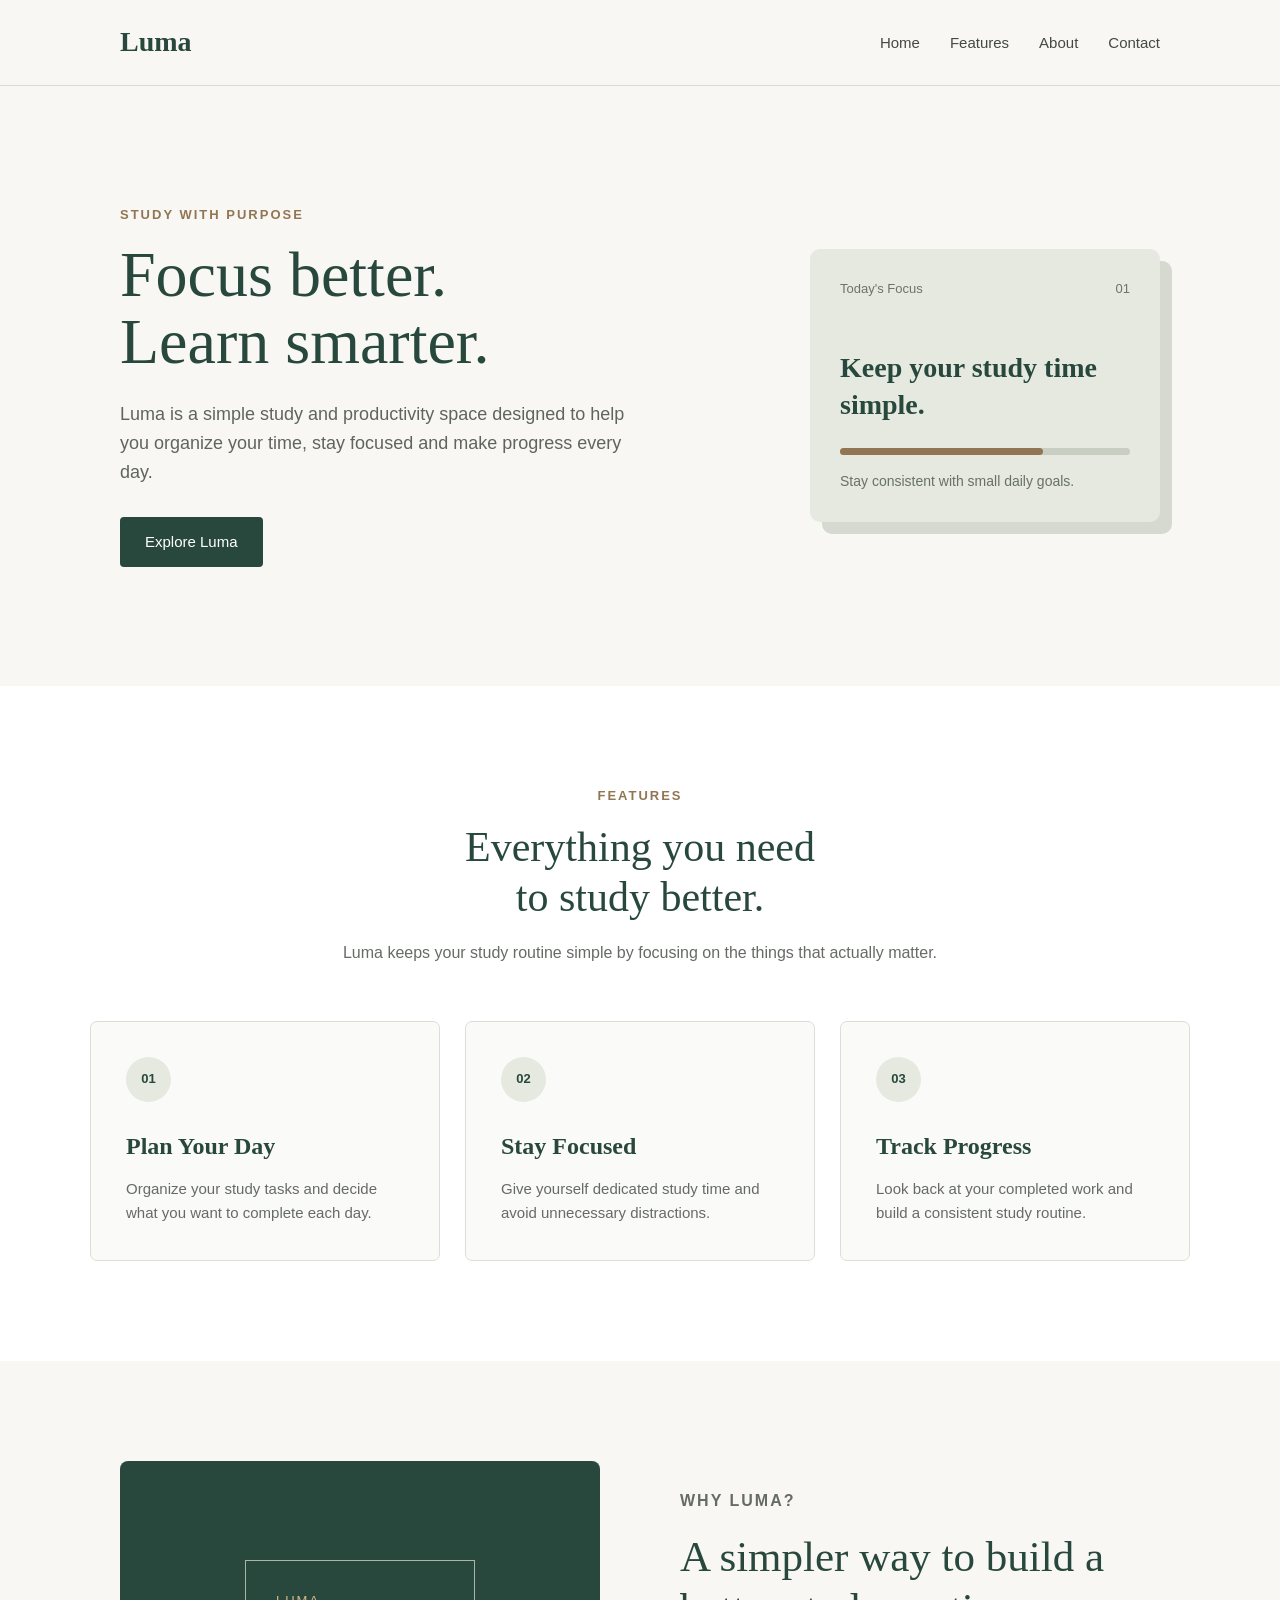
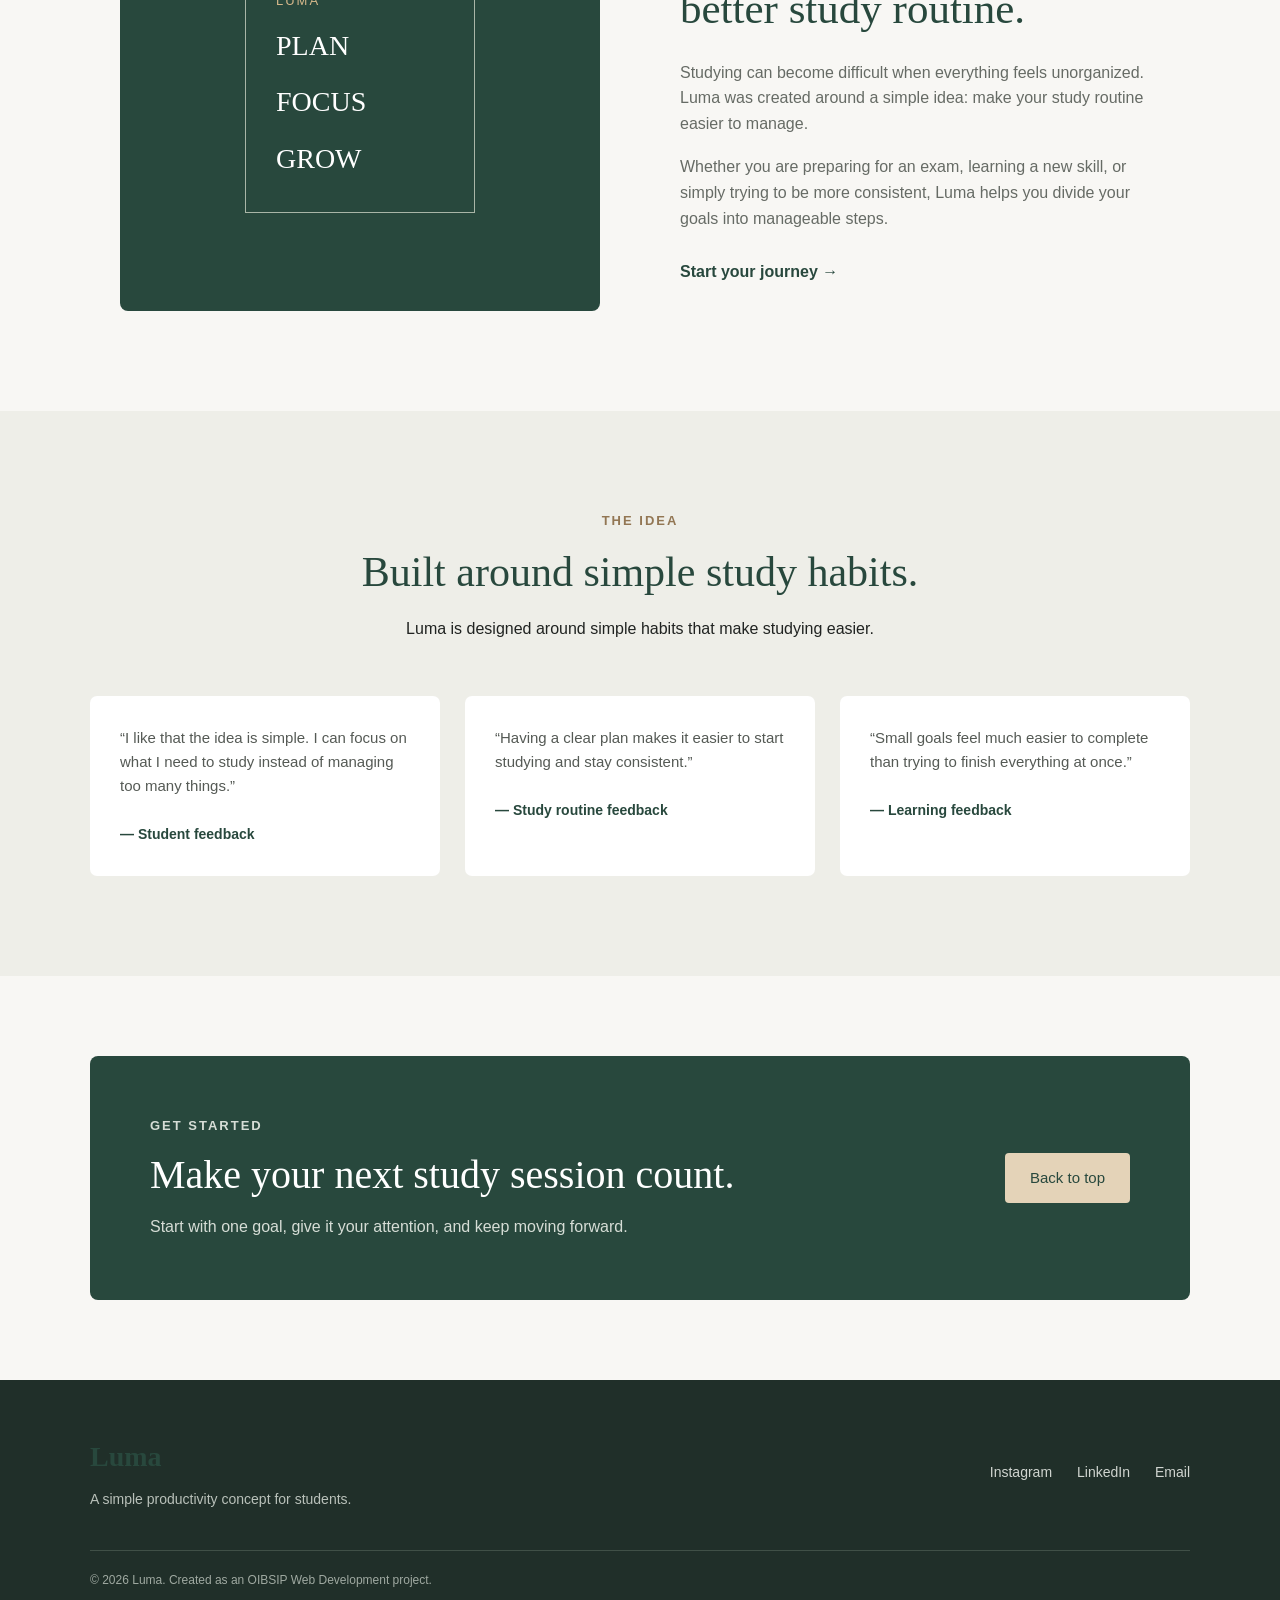
<file: Level-1/Task-1-Landing-Page/index.html>
<!DOCTYPE html>
<html lang="en">

<head>
    <meta charset="UTF-8">
    <meta name="viewport" content="width=device-width, initial-scale=1.0">

    <title>Luma - Study & Productivity</title>

    <link rel="stylesheet" href="style.css">
</head>

<body>

    <!-- Navigation -->
    <header class="header">
        <nav class="navbar">

            <h2 class="logo">Luma</h2>

            <ul class="nav-links">
                <li><a href="#home">Home</a></li>
                <li><a href="#features">Features</a></li>
                <li><a href="#about">About</a></li>
                <li><a href="#contact">Contact</a></li>
            </ul>

        </nav>
    </header>


    <!-- Hero Section -->
    <section class="hero" id="home">

        <div class="hero-content">

            <p class="small-heading">STUDY WITH PURPOSE</p>

            <h1>Focus better.<br>Learn smarter.</h1>

            <p class="hero-text">
                Luma is a simple study and productivity space
                designed to help you organize your time,
                stay focused and make progress every day.
            </p>

            <a href="#features" class="button">Explore Luma</a>

        </div>

        <div class="hero-card">

            <div class="card-top">
                <span>Today's Focus</span>
                <span>01</span>
            </div>

            <h3>Keep your study time simple.</h3>

            <div class="progress">
                <div class="progress-bar"></div>
            </div>

            <p>Stay consistent with small daily goals.</p>

        </div>

    </section>


    <!-- Features Section -->
    <section class="features" id="features">

        <div class="section-heading">
            <p class="small-heading">FEATURES</p>

            <h2>Everything you need<br>to study better.</h2>

            <p>
                Luma keeps your study routine simple by focusing
                on the things that actually matter.
            </p>
        </div>


        <div class="feature-container">

            <div class="feature-box">
                <div class="icon">01</div>

                <h3>Plan Your Day</h3>

                <p>
                    Organize your study tasks and decide
                    what you want to complete each day.
                </p>
            </div>


            <div class="feature-box">
                <div class="icon">02</div>

                <h3>Stay Focused</h3>

                <p>
                    Give yourself dedicated study time
                    and avoid unnecessary distractions.
                </p>
            </div>


            <div class="feature-box">
                <div class="icon">03</div>

                <h3>Track Progress</h3>

                <p>
                    Look back at your completed work and
                    build a consistent study routine.
                </p>
            </div>

        </div>

    </section>


    <!-- About Section -->
    <section class="about" id="about">

        <div class="about-image">
            <div class="about-box">
                <span>LUMA</span>
                <strong>PLAN</strong>
                <strong>FOCUS</strong>
                <strong>GROW</strong>
            </div>
        </div>


        <div class="about-content">

            <p class="small-heading">WHY LUMA?</p>

            <h2>A simpler way to build a better study routine.</h2>

            <p>
                Studying can become difficult when everything feels
                unorganized. Luma was created around a simple idea:
                make your study routine easier to manage.
            </p>

            <p>
                Whether you are preparing for an exam, learning a
                new skill, or simply trying to be more consistent,
                Luma helps you divide your goals into manageable steps.
            </p>

            <a href="#contact" class="text-link">Start your journey →</a>

        </div>

    </section>


    <!-- Feedback Section -->
    <section class="feedback">

        <div class="section-heading">

            <p class="small-heading">THE IDEA</p>

            <h2>Built around simple study habits.</h2>

            <p>
                <p>
    Luma is designed around simple habits that make studying easier.
</p>
            </p>

        </div>


        <div class="feedback-container">

            <div class="feedback-box">
                <p>
                    “I like that the idea is simple. I can focus
                    on what I need to study instead of managing
                    too many things.”
                </p>

                <h4>— Student feedback</h4>
            </div>


            <div class="feedback-box">
                <p>
                    “Having a clear plan makes it easier to start
                    studying and stay consistent.”
                </p>

                <h4>— Study routine feedback</h4>
            </div>


            <div class="feedback-box">
                <p>
                    “Small goals feel much easier to complete than
                    trying to finish everything at once.”
                </p>

                <h4>— Learning feedback</h4>
            </div>

        </div>

    </section>


    <!-- Contact / CTA Section -->
    <section class="contact" id="contact">

        <div>

            <p class="small-heading">GET STARTED</p>

            <h2>Make your next study session count.</h2>

            <p>
                Start with one goal, give it your attention,
                and keep moving forward.
            </p>

        </div>

        <a href="#home" class="button light-button">Back to top</a>

    </section>


    <!-- Footer -->
    <footer class="footer">

        <div class="footer-content">

            <div>
                <h2 class="logo">Luma</h2>

                <p>
                    A simple productivity concept for students.
                </p>
            </div>


            <div class="footer-links">

                <a href="#">Instagram</a>
                <a href="#">LinkedIn</a>
                <a href="mailto:devikat005.com">Email</a>

            </div>

        </div>


        <div class="copyright">
            <p>© 2026 Luma. Created as an OIBSIP Web Development project.</p>
        </div>

    </footer>

</body>

</html>
</file>
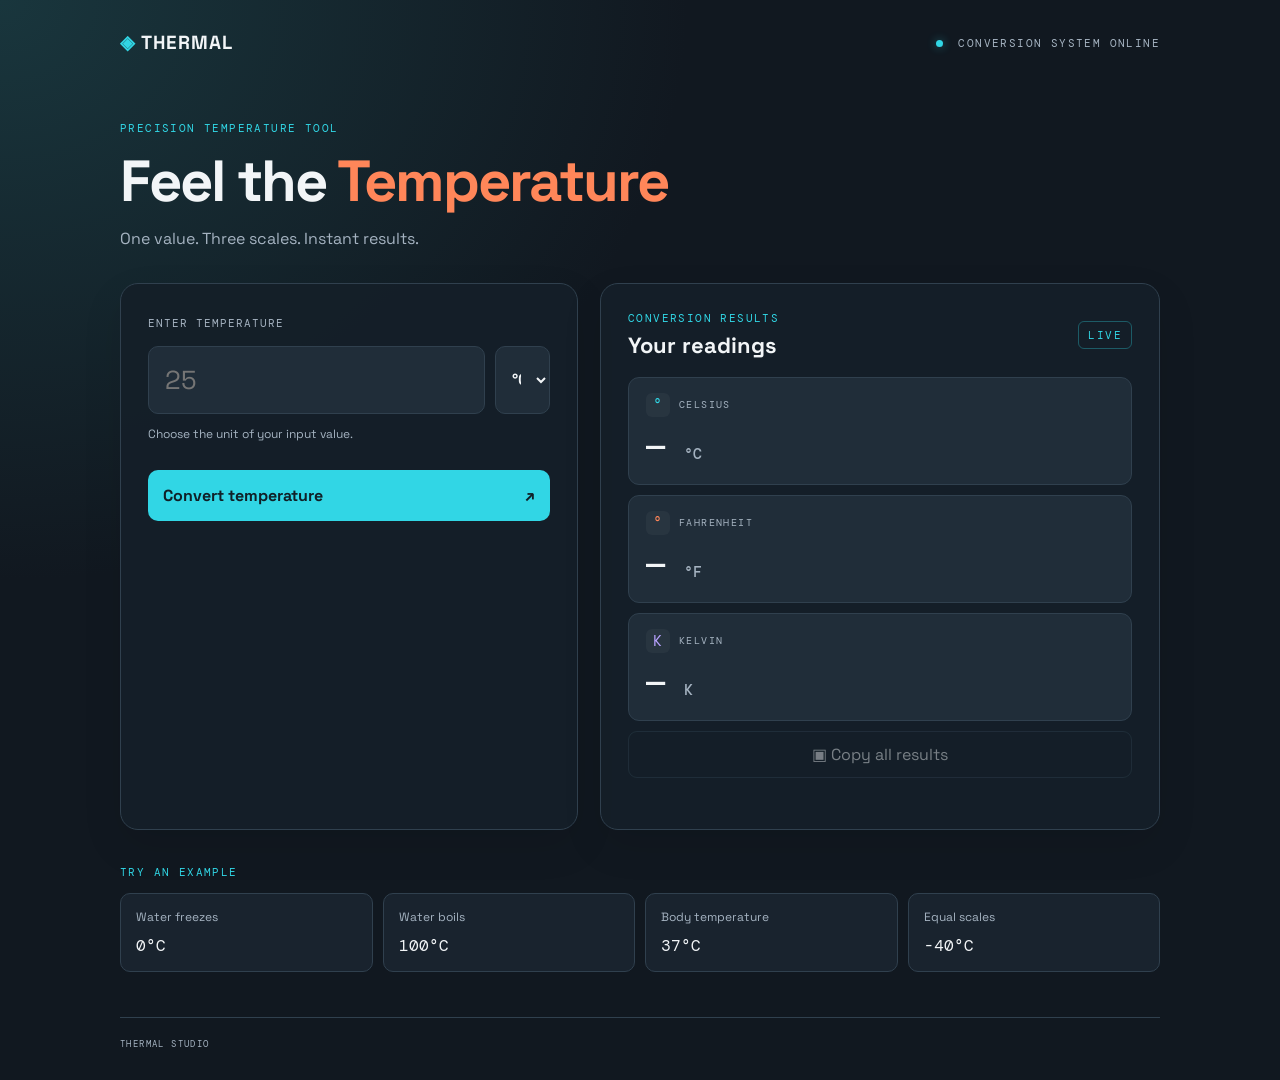
<file: Level-1/Task-3-Temperature-converter/index.html>
<!DOCTYPE html>
<html lang="en">
<head>
    <meta charset="UTF-8">
    <meta name="viewport" content="width=device-width, initial-scale=1.0">
    <meta name="description" content="A simple and interactive temperature converter.">
    <title>Thermal Studio | Temperature Converter</title>
    <link rel="stylesheet" href="style.css">
</head>
<body>
    <main class="app">
        <header class="header">
            <a href="#" class="logo"><span class="logo-icon">◈</span> THERMAL<span class="accent"></span></a>
            <span class="status"><span class="status-dot"></span> CONVERSION SYSTEM ONLINE</span>
        </header>

        <section class="intro">
            <p class="eyebrow">PRECISION TEMPERATURE TOOL</p>
            <h1>Feel the <span>Temperature</span></h1>
            <p class="subtitle">One value. Three scales. Instant results.</p>
        </section>

        <section class="converter" aria-label="Temperature converter">
            <div class="input-panel">
                <label for="temperature">ENTER TEMPERATURE</label>
                <div class="input-row">
                    <input id="temperature" type="number" step="any"
                        placeholder="25" aria-describedby="input-help">
                    <select id="unit" aria-label="Input temperature unit">
                        <option value="C">°C</option>
                        <option value="F">°F</option>
                        <option value="K">K</option>
                    </select>
                </div>
                <p id="input-help" class="helper">Choose the unit of your input value.</p>
                <p id="error" class="error" role="alert"></p>
                <button id="convert" class="convert-btn">Convert temperature <span>↗</span></button>
            </div>

            <div class="results-panel">
                <div class="results-heading">
                    <div>
                        <p class="eyebrow">CONVERSION RESULTS</p>
                        <h2>Your readings</h2>
                    </div>
                    <span class="live-tag">LIVE</span>
                </div>

                <article class="result-card celsius">
                    <div class="scale"><span class="scale-icon">°</span><span>CELSIUS</span></div>
                    <p id="celsius" class="result-value">— <small>°C</small></p>
                </article>

                <article class="result-card fahrenheit">
                    <div class="scale"><span class="scale-icon">°</span><span>FAHRENHEIT</span></div>
                    <p id="fahrenheit" class="result-value">— <small>°F</small></p>
                </article>

                <article class="result-card kelvin">
                    <div class="scale"><span class="scale-icon">K</span><span>KELVIN</span></div>
                    <p id="kelvin" class="result-value">— <small>K</small></p>
                </article>

                <button id="copy" class="copy-btn" disabled>▣ Copy all results</button>
                <p id="copy-status" class="copy-status" aria-live="polite"></p>
            </div>
        </section>

        <section class="quick-values">
            <p class="eyebrow">TRY AN EXAMPLE</p>
            <div class="examples">
                <button class="example" data-value="0" data-unit="C">Water freezes <span>0°C</span></button>
                <button class="example" data-value="100" data-unit="C">Water boils <span>100°C</span></button>
                <button class="example" data-value="37" data-unit="C">Body temperature <span>37°C</span></button>
                <button class="example" data-value="-40" data-unit="C">Equal scales <span>-40°C</span></button>
            </div>
        </section>

        <footer>
            <span>THERMAL STUDIO <span class="accent">
            </span>
        </footer>
    </main>
    <script src="script.js"></script>
</body>
</html>
</file>
<file: Level-1/Task-1-Landing-Page/style.css>
/* ------------------------------
   Basic Setup
------------------------------ */

* {
    margin: 0;
    padding: 0;
    box-sizing: border-box;
}

html {
    scroll-behavior: smooth;
}

body {
    font-family: Arial, sans-serif;
    background-color: #f8f7f4;
    color: #202321;
    line-height: 1.6;
}

a {
    text-decoration: none;
    color: inherit;
}


/* ------------------------------
   Navigation
------------------------------ */

.header {
    position: sticky;
    top: 0;
    z-index: 1000;
    background-color: #f8f7f4;
    border-bottom: 1px solid #ddd9d0;
}

.navbar {
    max-width: 1100px;
    margin: auto;
    padding: 20px 30px;

    display: flex;
    justify-content: space-between;
    align-items: center;
}

.logo {
    font-family: Georgia, serif;
    font-size: 28px;
    color: #28483d;
}

.nav-links {
    list-style: none;

    display: flex;
    gap: 30px;
}

.nav-links a {
    font-size: 15px;
    color: #454843;
}

.nav-links a:hover {
    color: #28483d;
}


/* ------------------------------
   Common Styles
------------------------------ */

.small-heading {
    color: #927653;
    font-size: 13px;
    font-weight: bold;
    letter-spacing: 2px;
    margin-bottom: 15px;
}

.button {
    display: inline-block;
    background-color: #28483d;
    color: white;

    padding: 13px 25px;
    border-radius: 4px;

    font-size: 15px;
    transition: 0.3s;
}

.button:hover {
    background-color: #1c332c;
    transform: translateY(-2px);
}


/* ------------------------------
   Hero Section
------------------------------ */

.hero {
    max-width: 1100px;
    margin: auto;
    padding: 100px 30px;

    min-height: 600px;

    display: flex;
    align-items: center;
    justify-content: space-between;
    gap: 70px;
}

.hero-content {
    max-width: 600px;
}

.hero h1 {
    font-family: Georgia, serif;
    font-size: 64px;
    line-height: 1.05;
    font-weight: normal;
    color: #28483d;
    margin-bottom: 25px;
}

.hero-text {
    max-width: 520px;
    color: #60645f;
    font-size: 18px;
    margin-bottom: 30px;
}


/* Hero Card */

.hero-card {
    width: 350px;
    padding: 30px;

    background-color: #e5e9df;
    border-radius: 10px;

    box-shadow: 12px 12px 0 #d5d9cf;
}

.card-top {
    display: flex;
    justify-content: space-between;

    color: #6d746b;
    font-size: 13px;
    margin-bottom: 50px;
}

.hero-card h3 {
    font-family: Georgia, serif;
    font-size: 28px;
    line-height: 1.3;
    color: #28483d;
    margin-bottom: 25px;
}

.hero-card p {
    font-size: 14px;
    color: #687068;
    margin-top: 15px;
}

.progress {
    height: 7px;
    background-color: #c8cec2;
    border-radius: 10px;
}

.progress-bar {
    width: 70%;
    height: 100%;
    background-color: #927653;
    border-radius: 10px;
}


/* ------------------------------
   Features
------------------------------ */

.features {
    background-color: #ffffff;
    padding: 100px 30px;
}

.section-heading {
    max-width: 700px;
    margin: 0 auto 55px;
    text-align: center;
}

.section-heading h2 {
    font-family: Georgia, serif;
    font-size: 42px;
    line-height: 1.2;
    font-weight: normal;
    color: #28483d;
    margin-bottom: 18px;
}

.section-heading > p:last-child {
    color: #666b65;
    font-size: 16px;
}


.feature-container {
    max-width: 1100px;
    margin: auto;

    display: grid;
    grid-template-columns: repeat(3, 1fr);
    gap: 25px;
}

.feature-box {
    padding: 35px;

    border: 1px solid #deddd7;
    border-radius: 7px;

    background-color: #fafaf8;

    transition: 0.3s;
}

.feature-box:hover {
    transform: translateY(-5px);
    box-shadow: 0 10px 25px rgba(0, 0, 0, 0.07);
}

.icon {
    width: 45px;
    height: 45px;

    display: flex;
    align-items: center;
    justify-content: center;

    background-color: #e5e9df;
    color: #28483d;

    border-radius: 50%;
    font-size: 13px;
    font-weight: bold;

    margin-bottom: 25px;
}

.feature-box h3 {
    font-family: Georgia, serif;
    font-size: 24px;
    color: #28483d;
    margin-bottom: 12px;
}

.feature-box p {
    font-size: 15px;
    color: #666b65;
}


/* ------------------------------
   About
------------------------------ */

.about {
    max-width: 1100px;
    margin: auto;
    padding: 100px 30px;

    display: grid;
    grid-template-columns: 1fr 1fr;
    align-items: center;
    gap: 80px;
}

.about-image {
    min-height: 450px;

    background-color: #28483d;

    display: flex;
    justify-content: center;
    align-items: center;

    border-radius: 8px;
}

.about-box {
    width: 230px;

    padding: 30px;

    border: 1px solid #a9b5a7;

    display: flex;
    flex-direction: column;
    gap: 12px;

    color: white;
}

.about-box span {
    color: #d6b88b;
    font-size: 13px;
    letter-spacing: 2px;
}

.about-box strong {
    font-family: Georgia, serif;
    font-size: 28px;
    font-weight: normal;
}

.about-content h2 {
    font-family: Georgia, serif;
    font-size: 43px;
    line-height: 1.2;
    font-weight: normal;
    color: #28483d;
    margin-bottom: 25px;
}

.about-content p {
    color: #666b65;
    font-size: 16px;
    margin-bottom: 18px;
}

.text-link {
    display: inline-block;
    color: #28483d;
    font-weight: bold;
    margin-top: 10px;
}

.text-link:hover {
    color: #927653;
}


/* ------------------------------
   Feedback
------------------------------ */

.feedback {
    background-color: #eeeee8;
    padding: 100px 30px;
}

.feedback-container {
    max-width: 1100px;
    margin: auto;

    display: grid;
    grid-template-columns: repeat(3, 1fr);
    gap: 25px;
}

.feedback-box {
    background-color: white;
    padding: 30px;
    border-radius: 7px;
}

.feedback-box p {
    color: #555a55;
    font-size: 15px;
    margin-bottom: 25px;
}

.feedback-box h4 {
    color: #28483d;
    font-size: 14px;
}


/* ------------------------------
   Contact / CTA
------------------------------ */

.contact {
    max-width: 1100px;
    margin: 80px auto;
    padding: 60px;

    background-color: #28483d;
    color: white;

    border-radius: 8px;

    display: flex;
    justify-content: space-between;
    align-items: center;
    gap: 30px;
}

.contact h2 {
    max-width: 600px;

    font-family: Georgia, serif;
    font-size: 40px;
    line-height: 1.2;
    font-weight: normal;

    margin-bottom: 15px;
}

.contact p {
    color: #d6ddd6;
}

.light-button {
    background-color: #e4d3b8;
    color: #28483d;
    white-space: nowrap;
}

.light-button:hover {
    background-color: white;
}


/* ------------------------------
   Footer
------------------------------ */

.footer {
    background-color: #202f29;
    color: white;
    padding: 55px 30px 25px;
}

.footer-content {
    max-width: 1100px;
    margin: auto;

    display: flex;
    justify-content: space-between;
    gap: 30px;
}

.footer-content p {
    color: #b9c1ba;
    font-size: 14px;
    margin-top: 8px;
}

.footer-links {
    display: flex;
    gap: 25px;
    align-items: center;
}

.footer-links a {
    color: #d0d5d0;
    font-size: 14px;
}

.footer-links a:hover {
    color: white;
}

.copyright {
    max-width: 1100px;
    margin: 40px auto 0;

    padding-top: 20px;

    border-top: 1px solid #405047;
}

.copyright p {
    font-size: 12px;
    color: #9fa9a1;
}


/* ------------------------------
   Responsive Design
------------------------------ */

@media (max-width: 800px) {

    .navbar {
        padding: 18px 20px;
    }

    .nav-links {
        gap: 15px;
    }

    .nav-links a {
        font-size: 13px;
    }


    .hero {
        padding: 70px 20px;

        flex-direction: column;
        align-items: flex-start;
    }

    .hero h1 {
        font-size: 48px;
    }

    .hero-text {
        font-size: 16px;
    }

    .hero-card {
        width: 100%;
        max-width: 400px;
    }


    .features {
        padding: 70px 20px;
    }

    .section-heading h2 {
        font-size: 35px;
    }

    .feature-container {
        grid-template-columns: 1fr;
    }


    .about {
        padding: 70px 20px;

        grid-template-columns: 1fr;
        gap: 45px;
    }

    .about-image {
        min-height: 350px;
    }

    .about-content h2 {
        font-size: 35px;
    }


    .feedback {
        padding: 70px 20px;
    }

    .feedback-container {
        grid-template-columns: 1fr;
    }


    .contact {
        margin: 50px 20px;
        padding: 40px 30px;

        flex-direction: column;
        align-items: flex-start;
    }

    .contact h2 {
        font-size: 32px;
    }


    .footer-content {
        flex-direction: column;
    }

    .footer-links {
        flex-wrap: wrap;
    }
}


@media (max-width: 500px) {

    .navbar {
        flex-direction: column;
        gap: 15px;
    }

    .nav-links {
        gap: 12px;
    }

    .hero {
        padding-top: 55px;
    }

    .hero h1 {
        font-size: 40px;
    }

    .hero-card {
        padding: 25px;
    }

.footer-content .logo {
    color: white !important;
}}
</file>
<file: Level-1/Task-3-Temperature-converter/style.css>
@import url('https://fonts.googleapis.com/css2?family=DM+Mono:wght@400;500&family=Space+Grotesk:wght@400;500;600;700&display=swap');

:root {
    --bg: #111820;
    --panel: #19232e;
    --card: #202d39;
    --text: #f2f5f7;
    --muted: #a5b3c1;
    --cyan: #31d6e5;
    --orange: #ff8659;
    --border: #30404e;
}

* {
    box-sizing: border-box;
    margin: 0;
    padding: 0;
}

body {
    min-height: 100vh;
    padding: 30px 20px;
    background:
        radial-gradient(ellipse at top left, #19363d 0%, transparent 38%),
        var(--bg);
    color: var(--text);
    font-family: "Space Grotesk", sans-serif;
}

button, input, select {
    font: inherit;
}

button {
    cursor: pointer;
}

.app {
    max-width: 1040px;
    margin: auto;
}

.header, footer {
    display: flex;
    justify-content: space-between;
    align-items: center;
    gap: 16px;
}

.logo {
    color: var(--text);
    text-decoration: none;
    font-size: 19px;
    font-weight: 700;
    letter-spacing: 1px;
}

.logo-icon, .accent {
    color: var(--cyan);
}

.status, .eyebrow, .scale, footer, .live-tag {
    font-family: "DM Mono", monospace;
    font-size: 11px;
    letter-spacing: 1.4px;
}

.status {
    color: var(--muted);
}

.status-dot {
    display: inline-block;
    width: 7px;
    height: 7px;
    margin-right: 7px;
    border-radius: 50%;
    background: var(--cyan);
    box-shadow: 0 0 10px #31d6e577;
    animation: pulse 2s ease-in-out infinite;
}

.intro {
    margin: 66px 0 34px;
    animation: riseIn 0.65s ease both;
}

.eyebrow {
    color: var(--cyan);
}

h1 {
    margin-top: 14px;
    font-size: clamp(34px, 6vw, 58px);
    line-height: 1.12;
    letter-spacing: -2px;
}

h1 span {
    color: var(--orange);
}

.subtitle {
    margin-top: 14px;
    color: var(--muted);
    font-size: 16px;
}

.converter {
    display: grid;
    grid-template-columns: 0.9fr 1.1fr;
    gap: 22px;
}

.input-panel, .results-panel {
    padding: 27px;
    border: 1px solid var(--border);
    border-radius: 18px;
    background: rgba(21, 31, 41, 0.94);
    box-shadow: 0 16px 40px #00000018;
    animation: riseIn 0.7s ease both;
    transition: border-color 0.25s ease;
}

.input-panel:hover, .results-panel:hover {
    border-color: #425766;
}

.input-panel label {
    color: var(--muted);
    font-family: "DM Mono", monospace;
    font-size: 11px;
    letter-spacing: 1px;
}

.input-row {
    display: flex;
    gap: 10px;
    margin-top: 14px;
}

input, select {
    min-width: 0;
    color: var(--text);
    background: var(--card);
    border: 1px solid var(--border);
    border-radius: 10px;
    outline: none;
}

input {
    width: 100%;
    padding: 16px;
    font-size: 26px;
    transition: border-color 0.25s, box-shadow 0.25s;
}

select {
    padding: 0 12px;
    font-weight: 600;
}

input:focus, select:focus {
    border-color: var(--cyan);
    box-shadow: 0 0 0 3px #31d6e522;
}

.helper {
    margin-top: 12px;
    color: var(--muted);
    font-size: 12px;
}

.error {
    min-height: 20px;
    margin-top: 8px;
    color: var(--orange);
    font-size: 12px;
}

.convert-btn {
    width: 100%;
    padding: 15px;
    display: flex;
    justify-content: space-between;
    align-items: center;
    border: none;
    border-radius: 10px;
    background: var(--cyan);
    color: #102027;
    font-weight: 700;
    transition: transform 0.2s, background 0.2s, box-shadow 0.2s;
}

.convert-btn:hover {
    background: #7beaf2;
    box-shadow: 0 7px 20px #31d6e525;
    transform: translateY(-2px);
}

.results-heading {
    display: flex;
    justify-content: space-between;
    align-items: center;
    margin-bottom: 18px;
}

h2 {
    margin-top: 6px;
    color: var(--text);
    font-size: 22px;
}

.live-tag {
    padding: 6px 9px;
    color: var(--cyan);
    border: 1px solid #31d6e555;
    border-radius: 6px;
}

.result-card {
    padding: 15px 17px;
    margin-bottom: 10px;
    border: 1px solid var(--border);
    border-radius: 11px;
    background: var(--card);
    transition: transform 0.25s ease, border-color 0.25s ease;
}

.result-card:hover {
    transform: translateX(3px);
    border-color: #486071;
}

.scale {
    display: flex;
    align-items: center;
    gap: 9px;
    color: var(--muted);
    font-size: 10px;
}

.scale-icon {
    display: grid;
    place-items: center;
    width: 24px;
    height: 24px;
    border-radius: 6px;
    background: #ffffff0a;
    color: var(--cyan);
    font-size: 15px;
}

.fahrenheit .scale-icon {
    color: var(--orange);
}

.kelvin .scale-icon {
    color: #b8a2ff;
}

.result-value {
    margin-top: 10px;
    overflow-wrap: anywhere;
    color: var(--text);
    font-family: "DM Mono", monospace;
    font-size: clamp(25px, 3vw, 32px);
    font-weight: 500;
}

.result-value small {
    color: var(--muted);
    font-size: 15px;
}

.copy-btn {
    width: 100%;
    padding: 12px;
    border: 1px solid var(--border);
    border-radius: 9px;
    background: transparent;
    color: var(--text);
    transition: border-color 0.2s, color 0.2s;
}

.copy-btn:hover:not(:disabled) {
    border-color: var(--cyan);
    color: var(--cyan);
}

.copy-btn:disabled {
    cursor: not-allowed;
    opacity: 0.45;
}

.copy-status {
    min-height: 16px;
    margin-top: 8px;
    color: var(--cyan);
    font-size: 12px;
    text-align: center;
}

.quick-values {
    margin-top: 35px;
}

.examples {
    display: grid;
    grid-template-columns: repeat(4, 1fr);
    gap: 10px;
    margin-top: 14px;
}

.example {
    display: flex;
    flex-direction: column;
    gap: 10px;
    padding: 15px;
    text-align: left;
    color: var(--muted);
    border: 1px solid var(--border);
    border-radius: 10px;
    background: var(--panel);
    font-size: 12px;
    transition: border-color 0.2s, transform 0.2s;
}

.example span {
    color: var(--text);
    font-family: "DM Mono", monospace;
    font-size: 16px;
}

.example:hover {
    border-color: var(--orange);
    transform: translateY(-2px);
}

footer {
    margin-top: 45px;
    padding-top: 20px;
    border-top: 1px solid var(--border);
    color: var(--muted);
    font-size: 9px;
}

@keyframes riseIn {
    from { opacity: 0; transform: translateY(12px); }
    to { opacity: 1; transform: translateY(0); }
}

@keyframes pulse {
    0%, 100% { opacity: 1; }
    50% { opacity: 0.4; }
}

@media (max-width: 720px) {
    body {
        padding: 22px 15px;
    }

    .intro {
        margin-top: 48px;
    }

    .converter {
        grid-template-columns: 1fr;
    }

    .examples {
        grid-template-columns: repeat(2, 1fr);
    }
}

@media (max-width: 400px) {
    .status {
        font-size: 8px;
    }

    .input-panel, .results-panel {
        padding: 18px;
    }

    footer {
        flex-direction: column;
        align-items: flex-start;
    }
}

@media (prefers-reduced-motion: reduce) {
    *, *::before, *::after {
        animation: none !important;
        transition: none !important;
    }
}
</file>
